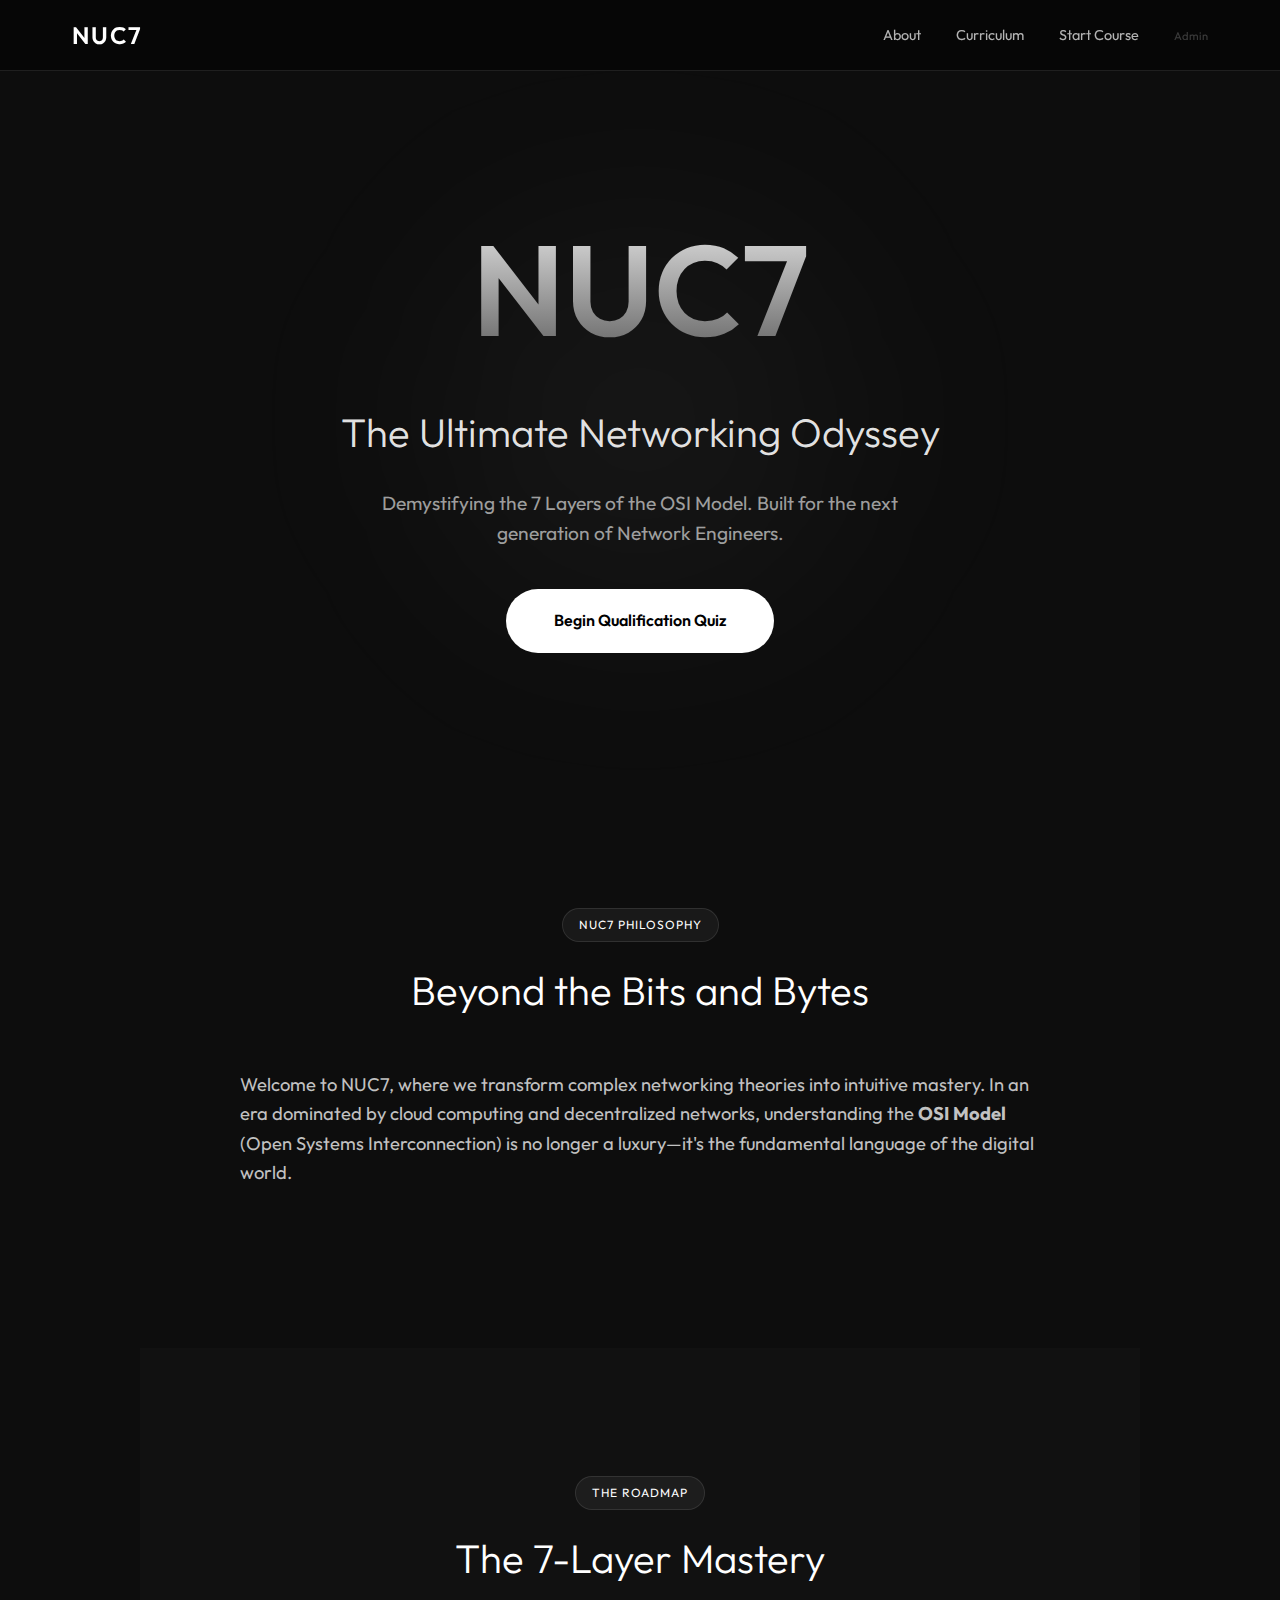
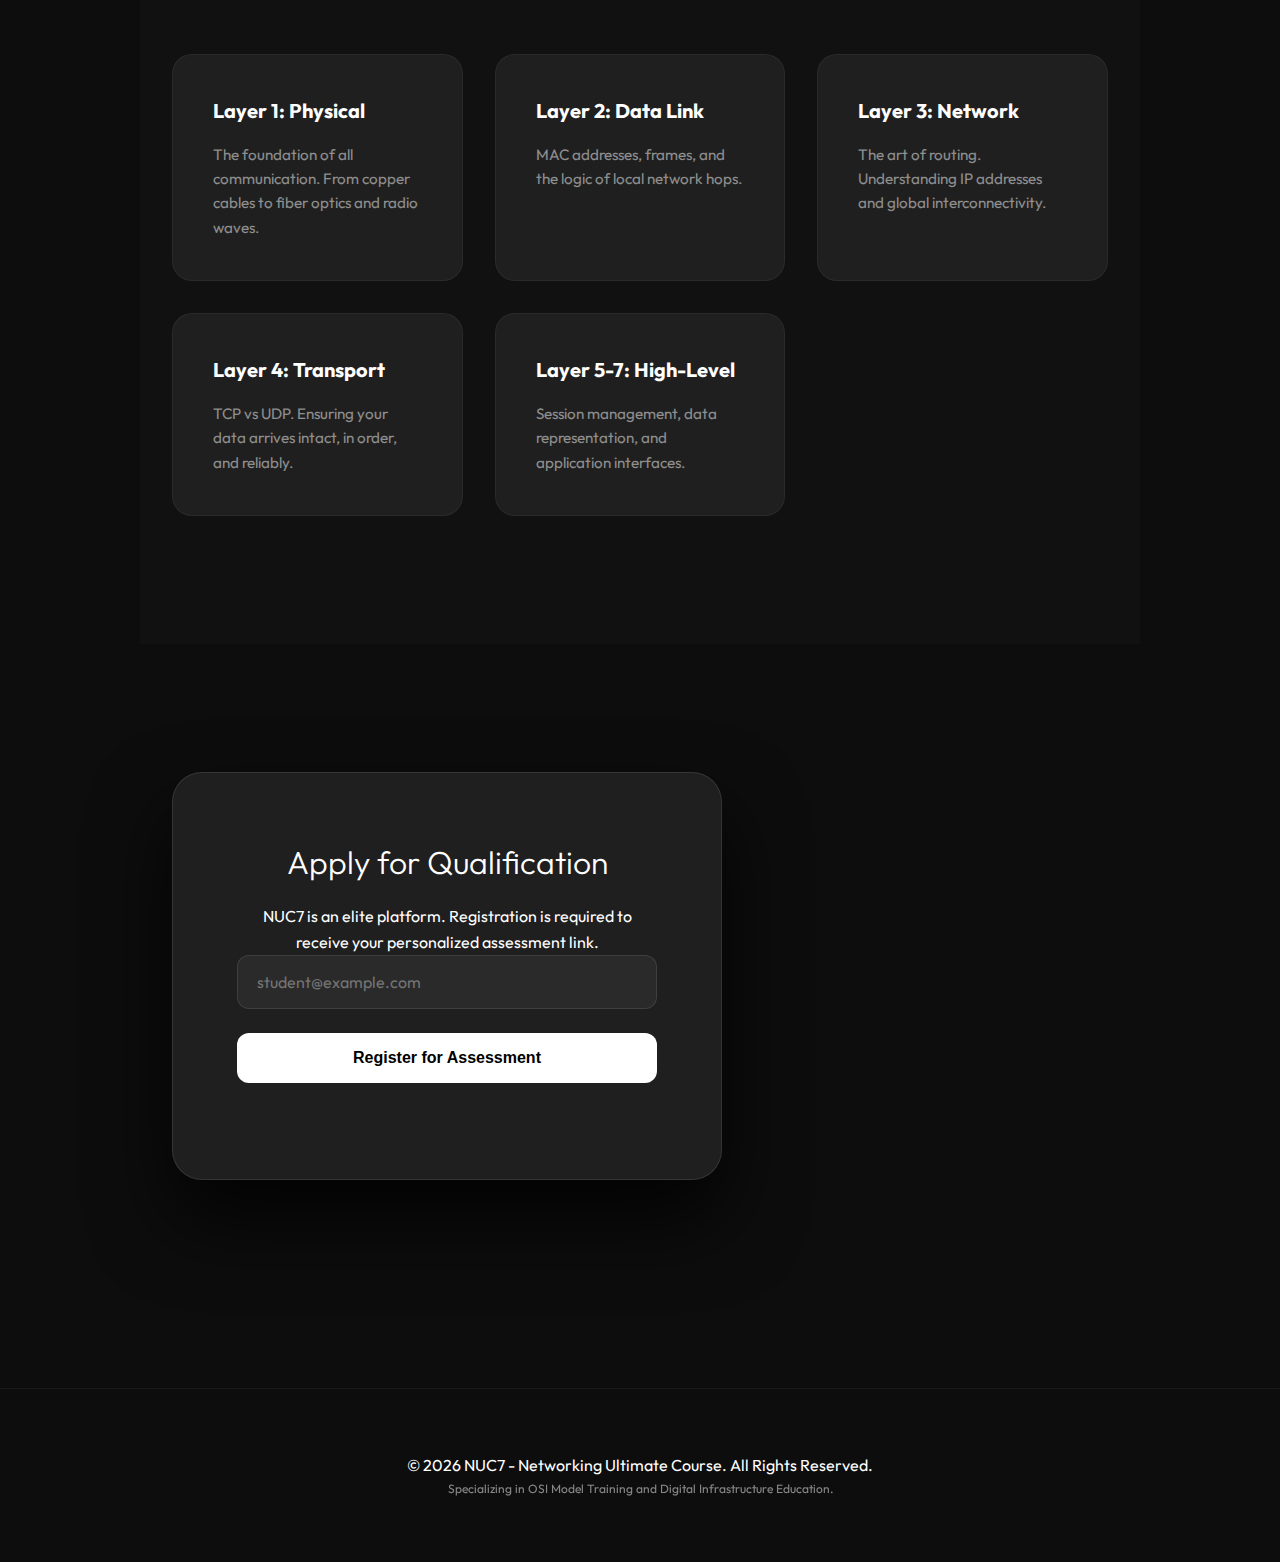
<file: index.html>
<!DOCTYPE html>
<html lang="en">

<head>
    <meta charset="UTF-8">
    <meta name="viewport" content="width=device-width, initial-scale=1.0">
    <title>NUC7 | Networking Ultimate Course - Master the OSI Model</title>
    <meta name="description"
        content="Unlock the secrets of computer networking with NUC7. A comprehensive 7-chapter course focusing on the 7 layers of the OSI model. Pass the quiz to qualify.">
    <meta name="keywords"
        content="Networking Course, OSI Model, Computer Networking, Network Engineering, 7 Layers of OSI, NUC7, TCP/IP, Network Security">
    <link rel="stylesheet" href="style.css">
    <link rel="preconnect" href="https://fonts.googleapis.com">
    <link rel="preconnect" href="https://fonts.gstatic.com" crossorigin>
    <link href="https://fonts.googleapis.com/css2?family=Outfit:wght@300;400;600&display=swap" rel="stylesheet">
</head>

<body>
    <nav class="navbar">
        <div class="nav-container">
            <span class="nav-logo">NUC7</span>
            <div class="nav-links">
                <a href="#about">About</a>
                <a href="#curriculum">Curriculum</a>
                <a href="#register">Start Course</a>
                <a href="admin.html" class="admin-entry">Admin</a>
            </div>
        </div>
    </nav>

    <header class="hero">
        <div class="container fade-in">
            <h1 class="logo-large">NUC7</h1>
            <h2>The Ultimate Networking Odyssey</h2>
            <p class="hero-sub">Demystifying the 7 Layers of the OSI Model. Built for the next generation of Network
                Engineers.</p>
            <div style="display: flex; justify-content: center; width: 100%;">
                <a href="#register" class="cta-btn">Begin Qualification Quiz</a>
            </div>
        </div>
        <div class="hero-glow"></div>
    </header>

    <main class="content-wrapper">
        <section id="about" class="section">
            <div class="container">
                <div class="section-header">
                    <span class="badge">NUC7 Philosophy</span>
                    <h3>Beyond the Bits and Bytes</h3>
                </div>
                <div class="text-block">
                    <p>Welcome to NUC7, where we transform complex networking theories into intuitive mastery. In an era
                        dominated by cloud computing and decentralized networks, understanding the <strong>OSI
                            Model</strong> (Open Systems Interconnection) is no longer a luxury—it's the fundamental
                        language of the digital world.</p>
                </div>
            </div>
        </section>

        <section id="curriculum" class="dark-section section">
            <div class="container">
                <div class="section-header">
                    <span class="badge">The Roadmap</span>
                    <h3>The 7-Layer Mastery</h3>
                </div>
                <div class="feature-grid">
                    <div class="feature-card">
                        <h4>Layer 1: Physical</h4>
                        <p>The foundation of all communication. From copper cables to fiber optics and radio waves.</p>
                    </div>
                    <div class="feature-card">
                        <h4>Layer 2: Data Link</h4>
                        <p>MAC addresses, frames, and the logic of local network hops.</p>
                    </div>
                    <div class="feature-card">
                        <h4>Layer 3: Network</h4>
                        <p>The art of routing. Understanding IP addresses and global interconnectivity.</p>
                    </div>
                    <div class="feature-card">
                        <h4>Layer 4: Transport</h4>
                        <p>TCP vs UDP. Ensuring your data arrives intact, in order, and reliably.</p>
                    </div>
                    <div class="feature-card">
                        <h4>Layer 5-7: High-Level</h4>
                        <p>Session management, data representation, and application interfaces.</p>
                    </div>
                </div>
            </div>
        </section>

        <section id="register" class="section">
            <div class="container">
                <div class="auth-card">
                    <h3>Apply for Qualification</h3>
                    <p>NUC7 is an elite platform. Registration is required to receive your personalized assessment link.
                    </p>
                    <form id="registration-form">
                        <input type="email" id="user-email" placeholder="student@example.com" required>
                        <button type="submit" class="primary-btn" id="reg-submit">Register for Assessment</button>
                    </form>
                    <div id="status-msg" class="status-msg"></div>
                </div>
            </div>
        </section>
    </main>

    <footer class="footer">
        <div class="container">
            <p>&copy; 2026 NUC7 - Networking Ultimate Course. All Rights Reserved.</p>
            <p class="seo-text">Specializing in OSI Model Training and Digital Infrastructure Education.</p>
        </div>
    </footer>

    <script>
        // CONFIGURATION: Set this to your actual Cloudflare Worker URL
        const BRIDGE_URL = 'https://nuc7-auth-bridge.alivirgo.workers.dev';

        // Production tracking
        async function trackVisitor() {
            const data = { path: window.location.pathname, referrer: document.referrer, userAgent: navigator.userAgent };
            fetch(`${BRIDGE_URL}/track`, {
                method: 'POST', mode: 'cors', headers: { 'Content-Type': 'application/json' }, body: JSON.stringify(data)
            }).catch(() => { });
        }
        trackVisitor();

        const regForm = document.getElementById('registration-form');
        const statusMsg = document.getElementById('status-msg');
        const regSubmit = document.getElementById('reg-submit');

        regForm.addEventListener('submit', async (e) => {
            e.preventDefault();
            const email = document.getElementById('user-email').value;
            regSubmit.disabled = true;
            statusMsg.textContent = 'Contacting NUC7 Registry...';
            statusMsg.style.color = 'white';

            try {
                const res = await fetch(`${BRIDGE_URL}/send-registration`, {
                    method: 'POST',
                    mode: 'cors',
                    headers: { 'Content-Type': 'application/json' },
                    body: JSON.stringify({ email })
                });

                if (res.ok) {
                    statusMsg.textContent = 'Assessment link sent! Please check your inbox.';
                    statusMsg.style.color = '#44ff44';
                    regForm.style.display = 'none';

                    // Production redirect simulated for user convenience
                    const nextBtn = document.createElement('a');
                    nextBtn.href = 'quiz.html?email=' + encodeURIComponent(email);
                    nextBtn.className = 'cta-btn';
                    nextBtn.style.marginTop = '2rem';
                    nextBtn.textContent = 'Proceed to Test (Inbox Redirect)';
                    statusMsg.parentNode.appendChild(nextBtn);
                } else {
                    statusMsg.textContent = 'System error. Please try again later.';
                    statusMsg.style.color = '#ff4444';
                    regSubmit.disabled = false;
                }
            } catch (e) {
                statusMsg.textContent = 'Registry connection lost.';
                statusMsg.style.color = '#ff4444';
                regSubmit.disabled = false;
            }
        });
    </script>
</body>

</html>
</file>
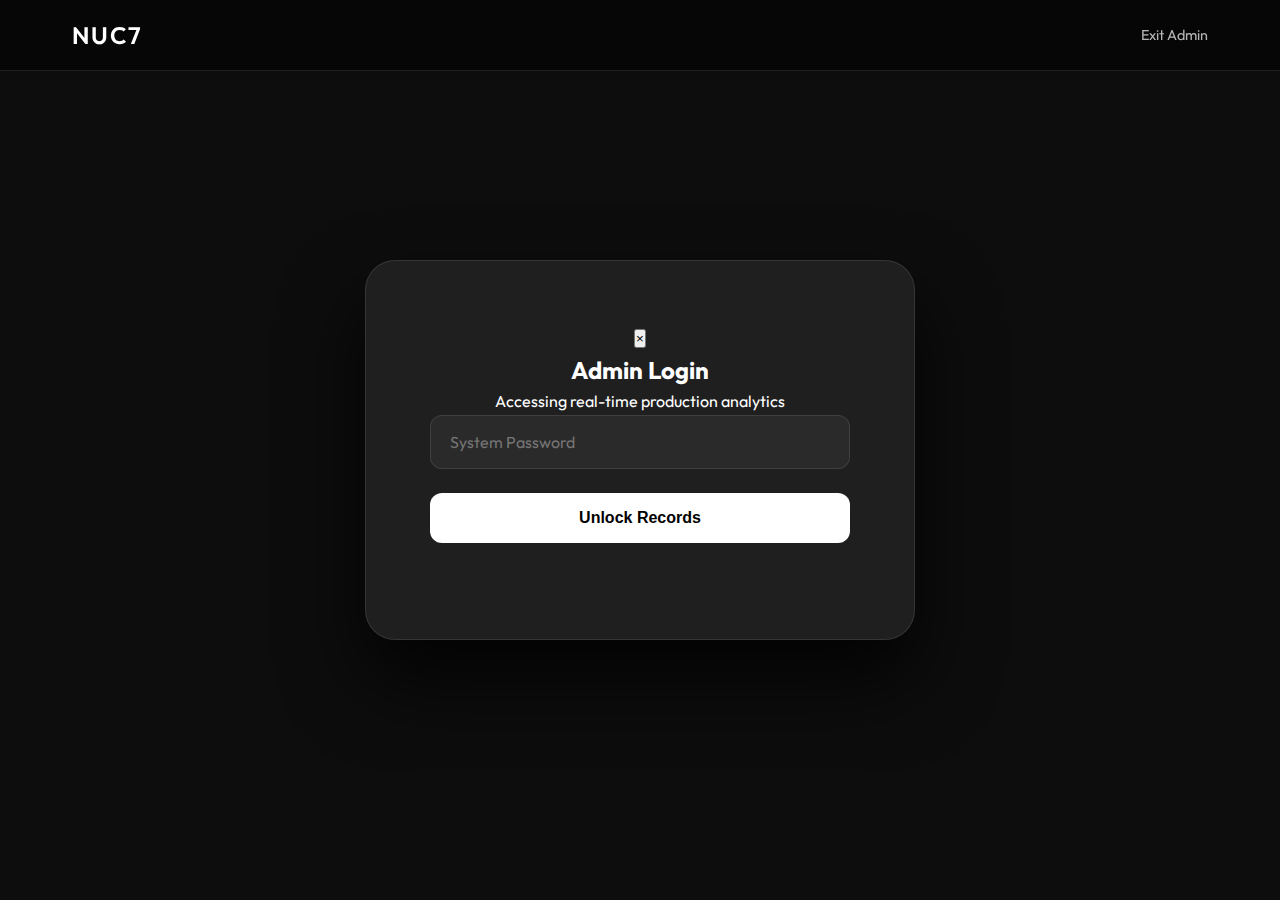
<file: admin.html>
<!DOCTYPE html>
<html lang="en">

<head>
    <meta charset="UTF-8">
    <meta name="viewport" content="width=device-width, initial-scale=1.0">
    <title>NUC7 | Admin Dashboard</title>
    <link rel="stylesheet" href="style.css">
    <link rel="preconnect" href="https://fonts.googleapis.com">
    <link rel="preconnect" href="https://fonts.gstatic.com" crossorigin>
    <link href="https://fonts.googleapis.com/css2?family=Outfit:wght@300;600&display=swap" rel="stylesheet">
    <style>
        .admin-page {
            display: flex;
            flex-direction: column;
            align-items: center;
            width: 100%;
            min-height: 100vh;
            padding-top: 100px;
        }

        .admin-container {
            width: 100%;
            max-width: 1200px;
            padding: 0 2rem;
            display: flex;
            flex-direction: column;
            align-items: center;
        }

        .stats-grid {
            display: grid;
            grid-template-columns: repeat(auto-fit, minmax(250px, 1fr));
            gap: 1.5rem;
            margin-bottom: 3rem;
            width: 100%;
        }

        .stat-card {
            background: var(--card-bg);
            padding: 2.5rem;
            border-radius: 20px;
            border: 1px solid hsla(0, 0%, 100%, 0.1);
            text-align: center;
        }

        .stat-card .value {
            font-size: 3rem;
            font-weight: 600;
            display: block;
            margin-bottom: 0.5rem;
        }

        .stat-card .label {
            font-size: 0.8rem;
            color: hsla(0, 0%, 100%, 0.5);
            text-transform: uppercase;
            letter-spacing: 1px;
        }

        .visitor-table {
            width: 100%;
            border-collapse: collapse;
            background: var(--card-bg);
            border-radius: 20px;
            overflow: hidden;
            border: 1px solid hsla(0, 0%, 100%, 0.1);
            margin-top: 2rem;
        }

        .visitor-table th,
        .visitor-table td {
            padding: 1.2rem;
            text-align: left;
            border-bottom: 1px solid hsla(0, 0%, 100%, 0.05);
        }

        .visitor-table th {
            background: rgba(255, 255, 255, 0.05);
            font-size: 0.8rem;
            font-weight: 600;
            text-transform: uppercase;
            color: hsla(0, 0%, 100%, 0.5);
        }

        .visitor-table td {
            font-size: 0.9rem;
        }

        .live-pulse {
            width: 8px;
            height: 8px;
            background: #44ff44;
            border-radius: 50%;
            display: inline-block;
            margin-right: 8px;
            box-shadow: 0 0 10px #44ff44;
            animation: pulse 2s infinite;
        }

        @keyframes pulse {
            0% {
                opacity: 1;
            }

            50% {
                opacity: 0.3;
            }

            100% {
                opacity: 1;
            }
        }
    </style>
</head>

<body>
    <nav class="navbar">
        <div class="nav-container">
            <span class="nav-logo">NUC7</span>
            <div class="nav-links"><a href="index.html">Exit Admin</a></div>
        </div>
    </nav>

    <div id="admin-login" class="admin-page" style="justify-content: center; padding-top: 0;">
        <div class="auth-card fade-in">
            <button onclick="location.href='index.html'" class="close-btn" title="Cancel">&times;</button>
            <h2>Admin Login</h2>
            <p>Accessing real-time production analytics</p>
            <form id="admin-form">
                <input type="password" id="admin-pass" placeholder="System Password" required>
                <button type="submit" class="primary-btn">Unlock Records</button>
            </form>
            <div id="admin-error" class="status-msg" style="color: #ff4444;"></div>
        </div>
    </div>

    <div id="admin-dashboard" class="admin-page" style="display: none;">
        <div class="admin-container">
            <div
                style="display: flex; justify-content: space-between; align-items: center; margin-bottom: 4rem; width: 100%;">
                <h1 style="font-weight: 300;"><span class="live-pulse"></span>NUC7 Live Analytics</h1>
                <button onclick="location.reload()" class="primary-btn" style="min-width: 120px;">Logout</button>
            </div>

            <div class="stats-grid">
                <div class="stat-card">
                    <span class="value" id="stat-active">--</span>
                    <span class="label">Live Sessions</span>
                </div>
                <div class="stat-card">
                    <span class="value" id="stat-views">--</span>
                    <span class="label">Total Page Views</span>
                </div>
                <div class="stat-card">
                    <span class="value" id="stat-reg">--</span>
                    <span class="label">Total Registrations</span>
                </div>
            </div>

            <h3
                style="margin-top: 4rem; font-weight: 600; text-transform: uppercase; font-size: 0.8rem; letter-spacing: 1px; color: hsla(0,0%,100%,0.5); width: 100%; text-align: left;">
                Real-Time Visitor Log</h3>
            <table class="visitor-table">
                <thead>
                    <tr>
                        <th>Time (UTC)</th>
                        <th>Path</th>
                        <th>Source</th>
                        <th>System</th>
                    </tr>
                </thead>
                <tbody id="visitor-log">
                    <tr>
                        <td colspan="4" style="text-align: center; padding: 4rem; opacity: 0.5;">Establishing data
                            link...</td>
                    </tr>
                </tbody>
            </table>
        </div>
    </div>

    <script>
        // CONFIGURATION: Set this to your actual Cloudflare Worker URL
        const BRIDGE_URL = 'https://nuc7-auth-bridge.alivirgo.workers.dev';

        const adminForm = document.getElementById('admin-form');
        const adminError = document.getElementById('admin-error');
        const adminLogin = document.getElementById('admin-login');
        const adminDash = document.getElementById('admin-dashboard');

        let savedPass = '';

        adminForm.addEventListener('submit', async (e) => {
            e.preventDefault();
            savedPass = document.getElementById('admin-pass').value;
            await syncStats();
        });

        async function syncStats() {
            try {
                // 1. Check basic connectivity (Health Check)
                const ping = await fetch(`${BRIDGE_URL}/ping`).catch(() => null);
                if (!ping) {
                    adminError.textContent = `Bridge Unreachable: Please verify the URL: ${BRIDGE_URL}`;
                    return;
                }

                // 2. Fetch actual stats
                const res = await fetch(`${BRIDGE_URL}/stats`, {
                    method: 'POST',
                    headers: { 'Content-Type': 'application/json' },
                    body: JSON.stringify({ password: savedPass })
                });

                if (res.ok) {
                    const data = await res.json();
                    adminLogin.style.display = 'none';
                    adminDash.style.display = 'flex';
                    adminError.textContent = '';

                    document.getElementById('stat-active').textContent = data.activeUsers || 0;
                    document.getElementById('stat-views').textContent = data.pageViews || 0;
                    document.getElementById('stat-reg').textContent = data.totalRegistrations || 0;

                    const tbody = document.getElementById('visitor-log');
                    tbody.innerHTML = data.hits.map(hit => `
                        <tr>
                            <td>${new Date(hit.timestamp).toLocaleTimeString()}</td>
                            <td><code>${hit.path}</code></td>
                            <td>${hit.referrer}</td>
                            <td>${hit.userAgent ? hit.userAgent.split(')')[0] + ')' : 'Browser'}</td>
                        </tr>
                    `).join('') || '<tr><td colspan="4" style="text-align: center;">No activity recorded in Cloudflare KV.</td></tr>';

                    setTimeout(syncStats, 10000);
                } else {
                    const err = await res.json().catch(() => ({ error: 'Unauthorized' }));
                    adminError.textContent = `Server Error: ${err.error || 'Access Denied'}`;
                }
            } catch (e) {
                adminError.textContent = 'Connection Error: Check browser console (F12).';
                console.error('NUC7 Bridge Diagnostics:', e);
            }
        }
    </script>
</body>

</html>
</file>
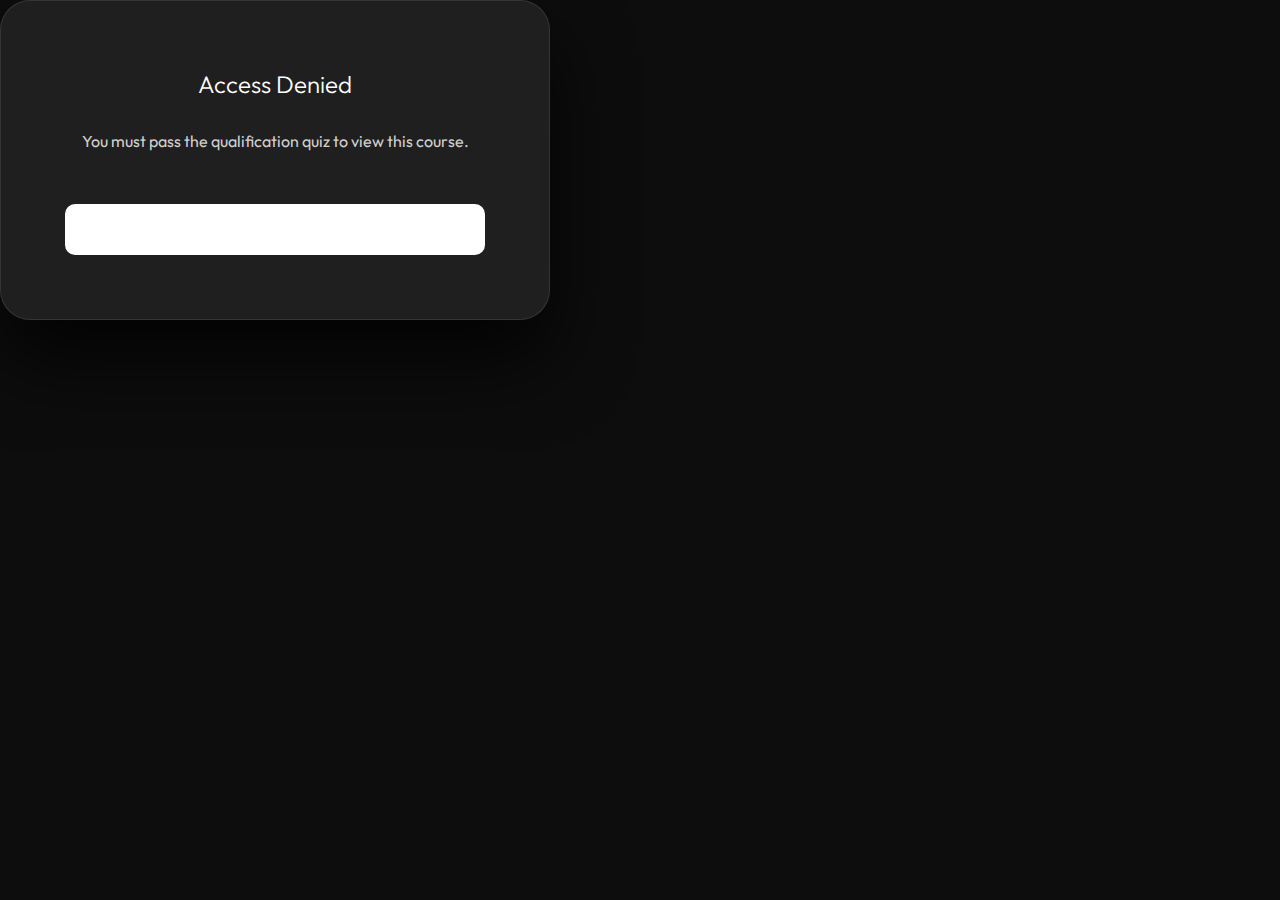
<file: course.html>
<!DOCTYPE html>
<html lang="en">

<head>
    <meta charset="UTF-8">
    <meta name="viewport" content="width=device-width, initial-scale=1.0">
    <title>NUC7 | OSI Model Course</title>
    <link rel="stylesheet" href="style.css">
    <link rel="preconnect" href="https://fonts.googleapis.com">
    <link rel="preconnect" href="https://fonts.gstatic.com" crossorigin>
    <link href="https://fonts.googleapis.com/css2?family=Outfit:wght@300;600&display=swap" rel="stylesheet">
    <style>
        body {
            display: block;
            overflow-y: auto;
            height: auto;
            padding: 0;
        }

        .course-layout {
            display: flex;
            min-height: 100vh;
        }

        .sidebar {
            width: 300px;
            background: var(--card-bg);
            border-right: 1px solid hsla(0, 0%, 100%, 0.1);
            padding: 2rem 1.5rem;
            position: sticky;
            top: 0;
            height: 100vh;
        }

        .main-content {
            flex: 1;
            padding: 4rem;
            max-width: 900px;
            margin: 0 auto;
        }

        .chapter-list {
            list-style: none;
            margin-top: 2rem;
        }

        .chapter-item {
            padding: 1rem;
            border-radius: 12px;
            cursor: pointer;
            transition: all 0.2s;
            color: hsla(0, 0%, 100%, 0.6);
            margin-bottom: 0.5rem;
        }

        .chapter-item:hover {
            background: rgba(255, 255, 255, 0.05);
            color: white;
        }

        .chapter-item.active {
            background: white;
            color: black;
            font-weight: 600;
        }

        .chapter-content {
            display: none;
            animation: fadeIn 0.5s ease;
        }

        .chapter-content.active {
            display: block;
        }

        h1.logo {
            font-size: 2.5rem;
            margin-bottom: 0;
        }

        h2 {
            font-weight: 300;
            margin-bottom: 1.5rem;
        }

        p {
            line-height: 1.8;
            color: hsla(0, 0%, 100%, 0.8);
            margin-bottom: 1.5rem;
        }

        .badge {
            display: inline-block;
            padding: 0.3rem 0.8rem;
            border-radius: 20px;
            font-size: 0.7rem;
            font-weight: 600;
            text-transform: uppercase;
            margin-bottom: 1rem;
            border: 1px solid white;
        }
    </style>
</head>

<body>
    <div class="course-layout">
        <aside class="sidebar">
            <h1 class="logo">NUC7</h1>
            <p style="font-size: 0.8rem; margin-top: 0.5rem;">Networking Ultimate Course</p>
            <ul class="chapter-list">
                <li class="chapter-item active" onclick="showChapter(1)">Chapter 1: Physical Layer</li>
                <li class="chapter-item" onclick="showChapter(2)">Chapter 2: Data Link Layer</li>
                <li class="chapter-item" onclick="showChapter(3)">Chapter 3: Network Layer</li>
                <li class="chapter-item" onclick="showChapter(4)">Chapter 4: Transport Layer</li>
                <li class="chapter-item" onclick="showChapter(5)">Chapter 5: Session Layer</li>
                <li class="chapter-item" onclick="showChapter(6)">Chapter 6: Presentation Layer</li>
                <li class="chapter-item" onclick="showChapter(7)">Chapter 7: Application Layer</li>
            </ul>
        </aside>

        <main class="main-content">
            <div id="ch1" class="chapter-content active">
                <span class="badge">Layer 1</span>
                <h2>Physical Layer</h2>
                <p>The Physical Layer is the first and lowest layer of the OSI Reference Model. It is primarily
                    concerned with the transmission and reception of raw bitstreams over a physical medium.</p>
                <p>Key responsibilities include defining hardware specifications, cables, connectors, and the
                    electrical, optical, and radio-frequency signals used for communication.</p>
            </div>

            <div id="ch2" class="chapter-content">
                <span class="badge">Layer 2</span>
                <h2>Data Link Layer</h2>
                <p>The Data Link Layer provides node-to-node data transfer—a link between two directly connected nodes.
                    It detects and possibly corrects errors that may occur in the physical layer.</p>
                <p>It is divided into two sublayers: Media Access Control (MAC) and Logical Link Control (LLC).</p>
            </div>

            <div id="ch3" class="chapter-content">
                <span class="badge">Layer 3</span>
                <h2>Network Layer</h2>
                <p>The Network Layer is responsible for packet forwarding and routing through intermediate routers. It
                    provides the functional and procedural means of transferring variable-length data sequences from one
                    node to another connected to different networks.</p>
                <p>The most common protocol at this layer is IP (Internet Protocol).</p>
            </div>

            <div id="ch4" class="chapter-content">
                <span class="badge">Layer 4</span>
                <h2>Transport Layer</h2>
                <p>The Transport Layer provides end-to-end communication services for applications. It handles
                    segmentation, acknowledgement, and multiplexing.</p>
                <p>Protocols like TCP (Transmission Control Protocol) and UDP (User Datagram Protocol) operate here,
                    ensuring data is delivered reliably or efficiently.</p>
            </div>

            <div id="ch5" class="chapter-content">
                <span class="badge">Layer 5</span>
                <h2>Session Layer</h2>
                <p>The Session Layer manages the dialogues (connections) between computers. It establishes, manages, and
                    terminates the connections between the local and remote application.</p>
            </div>

            <div id="ch6" class="chapter-content">
                <span class="badge">Layer 6</span>
                <h2>Presentation Layer</h2>
                <p>The Presentation Layer ensures that the information that the application layer of one system sends
                    out is readable by the application layer of another system.</p>
                <p>It handles translation, encryption, and compression of data.</p>
            </div>

            <div id="ch7" class="chapter-content">
                <span class="badge">Layer 7</span>
                <h2>Application Layer</h2>
                <p>The Application Layer is the OSI layer closest to the end user. It provides software interfaces for
                    applications to communicate with the network.</p>
                <p>Examples include HTTP, FTP, SMTP, and DNS.</p>
            </div>
        </main>
    </div>

    <script>
        // Real-time visitor tracking
        async function trackVisitor() {
            const data = {
                path: window.location.pathname,
                referrer: document.referrer || 'Direct',
                timestamp: new Date().toISOString(),
                userAgent: navigator.userAgent
            };
            console.log('Tracking visitor:', data);
        }
        trackVisitor();

        function showChapter(num) {
            document.querySelectorAll('.chapter-content').forEach(el => el.classList.remove('active'));
            document.querySelectorAll('.chapter-item').forEach(el => el.classList.remove('active'));

            document.getElementById('ch' + num).classList.add('active');
            document.querySelectorAll('.chapter-item')[num - 1].classList.add('active');
            window.scrollTo(0, 0);
        }

        // Basic security check (demo only)
        const urlParams = new URLSearchParams(window.location.search);
        if (urlParams.get('token') !== 'valid') {
            document.body.innerHTML = '<div class="auth-container"><div class="auth-card"><h2>Access Denied</h2><p>You must pass the qualification quiz to view this course.</p><a href="index.html" class="primary-btn demo-btn">Go to Quiz</a></div></div>';
        }
    </script>
</body>

</html>
</file>
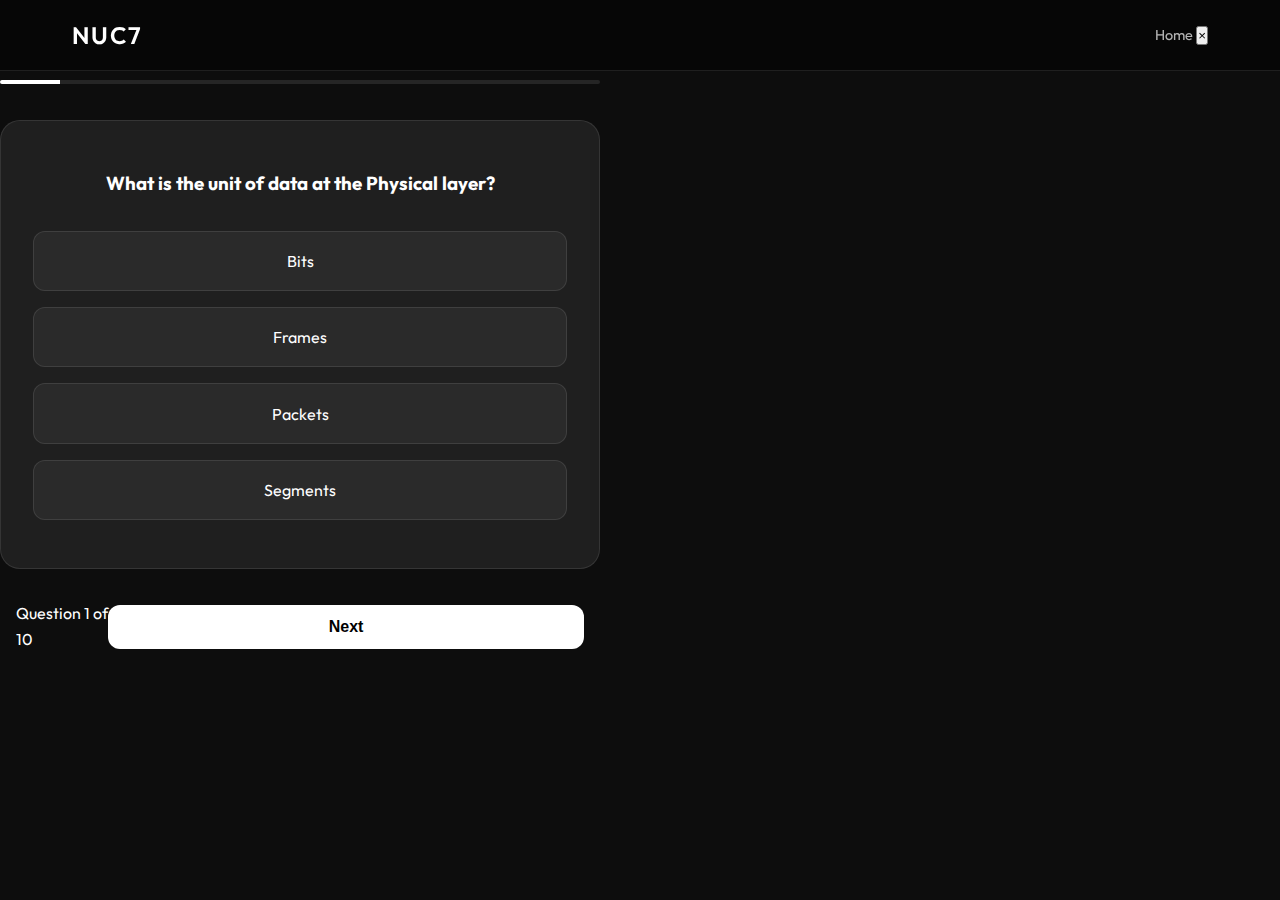
<file: quiz.html>
<!DOCTYPE html>
<html lang="en">

<head>
    <meta charset="UTF-8">
    <meta name="viewport" content="width=device-width, initial-scale=1.0">
    <title>NUC7 | Qualification Quiz</title>
    <link rel="stylesheet" href="style.css">
    <link rel="preconnect" href="https://fonts.googleapis.com">
    <link rel="preconnect" href="https://fonts.gstatic.com" crossorigin>
    <link href="https://fonts.googleapis.com/css2?family=Outfit:wght@300;600&display=swap" rel="stylesheet">
    <style>
        .quiz-container {
            width: 100%;
            max-width: 600px;
            display: flex;
            flex-direction: column;
            align-items: center;
            justify-content: center;
            min-height: 80vh;
        }

        .question-card {
            background: var(--card-bg);
            padding: 3rem 2rem;
            border-radius: 20px;
            border: 1px solid hsla(0, 0%, 100%, 0.1);
            width: 100%;
            display: none;
            text-align: center;
            position: relative;
        }

        .question-card.active {
            display: flex;
            flex-direction: column;
            align-items: center;
            animation: fadeIn 0.5s ease;
        }

        .options {
            display: flex;
            flex-direction: column;
            gap: 1rem;
            margin-top: 2rem;
            width: 100%;
        }

        .option-btn {
            background: rgba(255, 255, 255, 0.05);
            border: 1px solid hsla(0, 0%, 100%, 0.1);
            padding: 1.2rem;
            border-radius: 12px;
            color: white;
            text-align: center;
            cursor: pointer;
            transition: all 0.2s;
            font-family: inherit;
            font-size: 1rem;
            width: 100%;
        }

        .option-btn:hover {
            background: rgba(255, 255, 255, 0.1);
            border-color: hsla(0, 0%, 100%, 0.3);
        }

        .option-btn.selected {
            background: white;
            color: black;
            font-weight: 600;
        }

        .progress-bar {
            width: 100%;
            max-width: 600px;
            height: 4px;
            background: rgba(255, 255, 255, 0.1);
            border-radius: 2px;
            margin-bottom: 3rem;
            overflow: hidden;
            position: sticky;
            top: 80px;
        }

        .progress-fill {
            height: 100%;
            background: white;
            width: 0%;
            transition: width 0.3s ease;
        }

        .quiz-footer {
            width: 100%;
            max-width: 600px;
            display: flex;
            justify-content: space-between;
            align-items: center;
            margin-top: 2rem;
            padding: 0 1rem;
        }

        @keyframes fadeIn {
            from {
                opacity: 0;
                transform: translateY(10px);
            }

            to {
                opacity: 1;
                transform: translateY(0);
            }
        }
    </style>
</head>

<body>
    <nav class="navbar">
        <div class="nav-container">
            <span class="nav-logo">NUC7</span>
            <div class="nav-links">
                <a href="index.html">Home</a>
                <button onclick="location.href='index.html'" class="close-btn" title="Exit Quiz">&times;</button>
            </div>
        </div>
    </nav>

    <div class="quiz-container">
        <div class="progress-bar">
            <div id="progress" class="progress-fill"></div>
        </div>

        <div id="quiz-content" style="width: 100%;">
            <div class="status-msg">Fetching your networking challenge...</div>
        </div>

        <div class="quiz-footer" id="quiz-footer" style="display: none;">
            <span id="question-count">Question 1 of 10</span>
            <button id="next-btn" class="primary-btn" style="min-width: 120px; padding: 0.8rem 1.5rem;"
                disabled>Next</button>
        </div>
    </div>

    <script>
        async function trackVisitor() {
            const data = { path: window.location.pathname, referrer: document.referrer || 'Direct', timestamp: new Date().toISOString() };
            fetch('https://nuc7-auth-bridge.alivirgo.workers.dev/track', { method: 'POST', mode: 'cors', headers: { 'Content-Type': 'application/json' }, body: JSON.stringify(data) }).catch(e => { });
        }
        trackVisitor();

        let questions = [];
        let currentStep = 0;
        let selectedAnswers = [];

        async function initQuiz() {
            try {
                // In production, fetch from bridge
                const res = await fetch('https://nuc7-auth-bridge.alivirgo.workers.dev/get-questions');
                questions = await res.json();
                document.getElementById('quiz-footer').style.display = 'flex';
                renderQuestion();
            } catch (e) {
                // Fallback for demo/dev if bridge is down
                questions = [
                    { question: "What is the unit of data at the Physical layer?", options: ["Bits", "Frames", "Packets", "Segments"], answer: 0 },
                    { question: "Which layer handles MAC addresses?", options: ["Physical", "Data Link", "Network", "Transport"], answer: 1 },
                    { question: "At which layer does IP operate?", options: ["Layer 1", "Layer 2", "Layer 3", "Layer 4"], answer: 2 },
                    { question: "Which protocol is connection-oriented?", options: ["UDP", "ICMP", "TCP", "DNS"], answer: 2 },
                    { question: "Port 80 is used by which service?", options: ["FTP", "SSH", "HTTP", "HTTPS"], answer: 2 },
                    { question: "What does the 'A' in ARP stand for?", options: ["Address", "Access", "Application", "Analysis"], answer: 0 },
                    { question: "Which layer is responsible for encryption?", options: ["Application", "Presentation", "Session", "Transport"], answer: 1 },
                    { question: "A Hub operates at which layer?", options: ["Physical", "Data Link", "Network", "Transport"], answer: 0 },
                    { question: "What is the max value of an IPv4 octet?", options: ["128", "255", "256", "512"], answer: 1 },
                    { question: "Which layer manages dialog control?", options: ["Session", "Presentation", "Transport", "Network"], answer: 0 }
                ];
                document.getElementById('quiz-footer').style.display = 'flex';
                renderQuestion();
            }
        }

        function renderQuestion() {
            const q = questions[currentStep];
            const content = document.getElementById('quiz-content');
            content.innerHTML = `
                <div class="question-card active">
                    <h3>${q.question}</h3>
                    <div class="options">
                        ${q.options.map((opt, i) => `
                            <button class="option-btn ${selectedAnswers[currentStep] === i ? 'selected' : ''}" onclick="selectOption(${i})">${opt}</button>
                        `).join('')}
                    </div>
                </div>
            `;
            document.getElementById('question-count').textContent = `Question ${currentStep + 1} of 10`;
            document.getElementById('progress').style.width = `${(currentStep + 1) * 10}%`;
            document.getElementById('next-btn').disabled = selectedAnswers[currentStep] === undefined;
        }

        window.selectOption = (index) => {
            selectedAnswers[currentStep] = index;
            renderQuestion();
            document.getElementById('next-btn').disabled = false;
        };

        document.getElementById('next-btn').addEventListener('click', () => {
            if (currentStep < 9) {
                currentStep++;
                renderQuestion();
            } else {
                finishQuiz();
            }
        });

        async function finishQuiz() {
            let score = 0;
            selectedAnswers.forEach((ans, i) => { if (ans === questions[i].answer) score++; });

            const content = document.getElementById('quiz-content');
            document.getElementById('quiz-footer').style.display = 'none';
            document.getElementById('progress').parentElement.style.display = 'none';

            if (score >= 7) {
                // Request production token for email
                const email = new URLSearchParams(window.location.search).get('email') || 'user@example.com';
                const tokenRes = await fetch('https://nuc7-auth-bridge.alivirgo.workers.dev/get-token', {
                    method: 'POST', headers: { 'Content-Type': 'application/json' },
                    body: JSON.stringify({ email, score })
                });
                const { token } = await tokenRes.json();

                content.innerHTML = `
                    <div class="auth-card fade-in">
                        <h2 style="color: #44ff44; margin-bottom: 1rem;">Course Qualified</h2>
                        <p>Excellent work. You scored ${score}/10. Your personalized access token has been generated.</p>
                        <a href="course.html?token=${token}" class="primary-btn" style="text-decoration: none;">Unlock Full Course</a>
                    </div>
                `;
            } else {
                content.innerHTML = `
                    <div class="auth-card fade-in">
                        <h2 style="color: #ff4444; margin-bottom: 1rem;">Access Denied</h2>
                        <p>Score: ${score}/10. A minimum of 7/10 is required for NUC7 qualification. Please review the fundamentals and try again.</p>
                        <button onclick="location.reload()" class="primary-btn">Retry Assessment</button>
                    </div>
                `;
            }
        }

        initQuiz();
    </script>
</body>

</html>
</file>
<file: style.css>
:root {
    --bg-color: hsl(0, 0%, 5%);
    --card-bg: hsl(0, 0%, 12%);
    --text-primary: hsl(0, 0%, 100%);
    --accent-glow: hsla(0, 0%, 100%, 0.1);
}

* {
    margin: 0;
    padding: 0;
    box-sizing: border-box;
}

body {
    background-color: var(--bg-color);
    color: var(--text-primary);
    font-family: 'Outfit', sans-serif;
    display: block;
    overflow-x: hidden;
    line-height: 1.6;
    margin: 0;
}

/* Navbar */
.navbar {
    position: fixed;
    top: 0;
    width: 100%;
    z-index: 1000;
    backdrop-filter: blur(10px);
    background: rgba(5, 5, 5, 0.8);
    border-bottom: 1px solid hsla(0, 0%, 100%, 0.1);
}

.nav-container {
    max-width: 1200px;
    margin: 0 auto;
    padding: 1rem 2rem;
    display: flex;
    justify-content: space-between;
    align-items: center;
}

.nav-logo {
    font-size: 1.5rem;
    font-weight: 600;
    letter-spacing: 2px;
}

.nav-links a {
    color: hsla(0, 0%, 100%, 0.7);
    text-decoration: none;
    margin-left: 2rem;
    font-size: 0.9rem;
    transition: color 0.3s;
}

.nav-links a:hover {
    color: white;
}

.admin-entry {
    opacity: 0.3;
    font-size: 0.7rem !important;
}

.admin-entry:hover {
    opacity: 1;
}

/* Hero */
.hero {
    height: 80vh;
    display: flex;
    justify-content: center;
    align-items: center;
    text-align: center;
    position: relative;
    padding: 2rem;
    margin-top: 60px;
}

.logo-large {
    font-size: 8rem;
    font-weight: 600;
    margin-bottom: 0.5rem;
    background: linear-gradient(to bottom, #fff, #444);
    -webkit-background-clip: text;
    background-clip: text;
    -webkit-text-fill-color: transparent;
}

.hero h2 {
    font-weight: 300;
    font-size: 2.5rem;
    margin-bottom: 1.5rem;
    color: hsla(0, 0%, 100%, 0.9);
}

.hero-sub {
    max-width: 600px;
    margin: 0 auto 2.5rem;
    color: hsla(0, 0%, 100%, 0.6);
    font-size: 1.2rem;
}

.hero-glow {
    position: absolute;
    top: 50%;
    left: 50%;
    transform: translate(-50%, -50%);
    width: 60vw;
    height: 60vh;
    background: radial-gradient(circle, hsla(0, 0%, 100%, 0.05) 0%, transparent 70%);
    filter: blur(80px);
    z-index: -1;
}

/* Sections */
.content-wrapper {
    padding-bottom: 5rem;
}

.section {
    max-width: 1000px;
    margin: 0 auto;
    padding: 8rem 2rem;
}

.section-header {
    margin-bottom: 3rem;
    text-align: center;
}

.badge {
    display: inline-block;
    padding: 0.4rem 1rem;
    background: rgba(255, 255, 255, 0.05);
    border: 1px solid hsla(0, 0%, 100%, 0.1);
    border-radius: 50px;
    font-size: 0.75rem;
    text-transform: uppercase;
    letter-spacing: 1px;
    margin-bottom: 1rem;
}

.section h3 {
    font-size: 2.5rem;
    font-weight: 300;
}

.text-block p {
    font-size: 1.15rem;
    color: hsla(0, 0%, 100%, 0.75);
    margin-bottom: 2rem;
    max-width: 800px;
    margin-left: auto;
    margin-right: auto;
}

.dark-section {
    background: rgba(255, 255, 255, 0.02);
}

/* Feature Grid */
.feature-grid {
    display: grid;
    grid-template-columns: repeat(auto-fit, minmax(280px, 1fr));
    gap: 2rem;
    margin-top: 4rem;
    max-width: 1200px;
    margin-left: auto;
    margin-right: auto;
}

.feature-card {
    background: var(--card-bg);
    padding: 2.5rem;
    border-radius: 20px;
    border: 1px solid hsla(0, 0%, 100%, 0.05);
    transition: transform 0.3s ease;
}

.feature-card:hover {
    transform: translateY(-10px);
    background: hsla(0, 0%, 100%, 0.05);
}

.feature-card h4 {
    font-size: 1.25rem;
    margin-bottom: 1rem;
}

.feature-card p {
    font-size: 0.95rem;
    color: hsla(0, 0%, 100%, 0.5);
}

/* Buttons */
.cta-btn {
    display: inline-block;
    background: white;
    color: black;
    padding: 1.2rem 3rem;
    border-radius: 50px;
    text-decoration: none;
    font-weight: 600;
    transition: all 0.3s;
}

.cta-btn:hover {
    transform: scale(1.05);
    box-shadow: 0 10px 30px rgba(255, 255, 255, 0.2);
}

.primary-btn {
    width: 100%;
    background: white;
    color: black;
    border: none;
    padding: 1rem;
    border-radius: 12px;
    font-weight: 600;
    font-size: 1rem;
    cursor: pointer;
    transition: all 0.3s ease;
}

/* Footer */
.footer {
    padding: 4rem 2rem;
    border-top: 1px solid hsla(0, 0%, 100%, 0.05);
    text-align: center;
}

.footer-container p {
    color: hsla(0, 0%, 100%, 0.4);
    margin-bottom: 0.5rem;
    font-size: 0.9rem;
}

.seo-text {
    font-size: 0.75rem !important;
    opacity: 0.5;
}

/* Custom Login overrides */
.auth-card {
    background-color: var(--card-bg);
    padding: 4rem;
    border-radius: 30px;
    border: 1px solid hsla(0, 0%, 100%, 0.1);
    box-shadow: 0 40px 80px rgba(0, 0, 0, 0.8);
    text-align: center;
    max-width: 550px;
    width: 95%;
}

.auth-card h3 {
    font-size: 2rem;
    font-weight: 300;
    margin-bottom: 1rem;
}

input[type="email"],
input[type="password"],
input[type="text"] {
    width: 100%;
    background: rgba(255, 255, 255, 0.05);
    border: 1px solid hsla(0, 0%, 100%, 0.1);
    padding: 1rem 1.2rem;
    border-radius: 12px;
    color: white;
    font-family: inherit;
    font-size: 1rem;
    margin-bottom: 1.5rem;
    outline: none;
    transition: all 0.3s ease;
}

input:focus {
    border-color: hsla(0, 0%, 100%, 0.3);
    background: rgba(255, 255, 255, 0.08);
}

.status-msg {
    margin-top: 2rem;
    font-size: 1rem;
}

.demo-btn {
    display: inline-block;
    margin-top: 1.5rem;
    color: white;
    text-decoration: none;
    border: 1px solid hsla(0, 0%, 100%, 0.2);
    padding: 0.8rem 1.5rem;
    border-radius: 10px;
    font-size: 0.9rem;
    transition: all 0.3s ease;
}

.demo-btn:hover {
    background: hsla(0, 0%, 100%, 0.1);
    border-color: white;
}

@media (max-width: 768px) {
    .logo-large {
        font-size: 4rem;
    }

    .hero h2 {
        font-size: 1.5rem;
    }

    .section h3 {
        font-size: 1.8rem;
    }

    .feature-grid {
        grid-template-columns: 1fr;
    }
}
</file>
